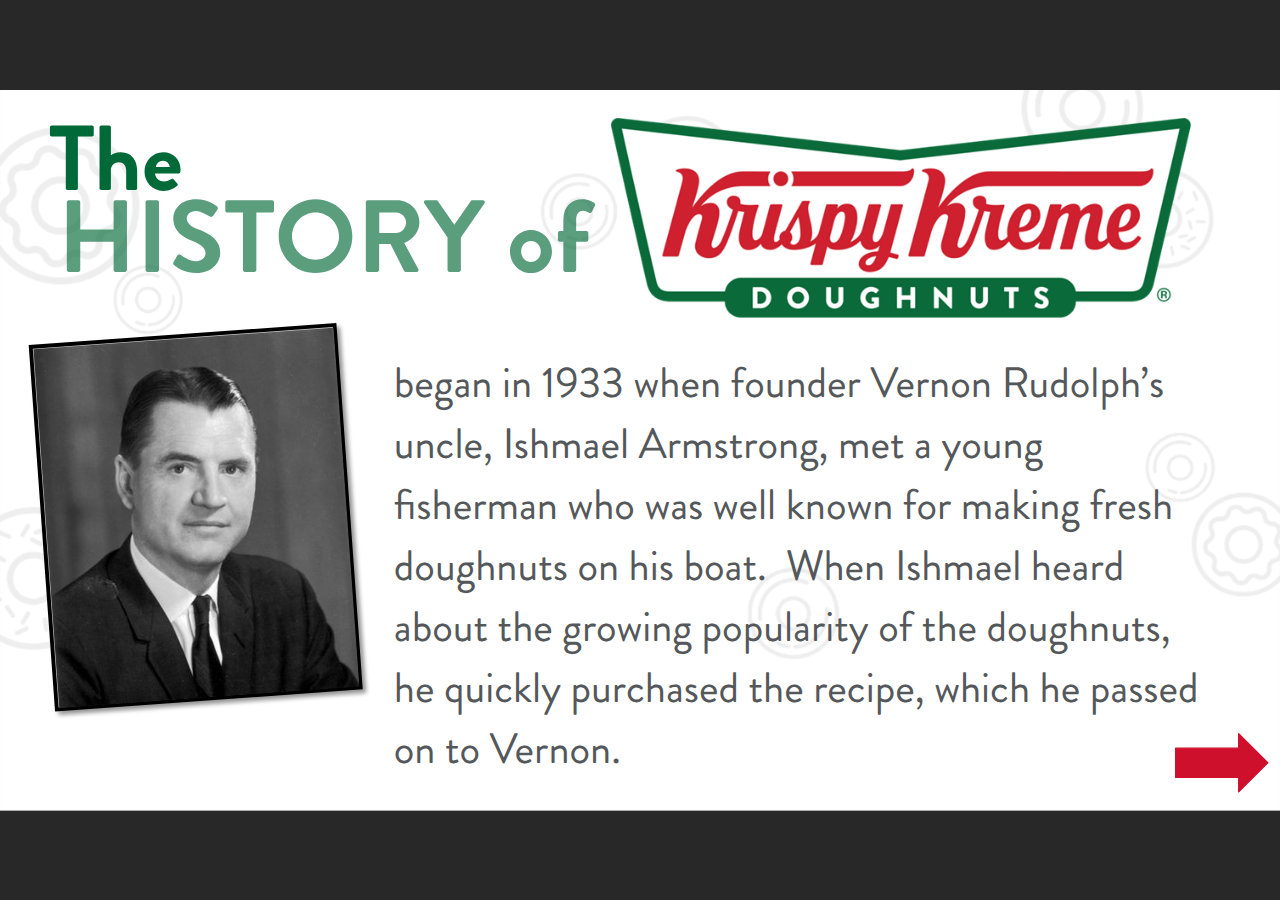
<file: index.html>
<!doctype html>
<html lang="en-US">
<head>
  <meta charset="utf-8">
  <!-- Created using Storyline 360 - http://www.articulate.com  -->
  <!-- version: 3.57.26476.0 -->
  <title>Krispy Kreme Timeline</title>
  <meta http-equiv="x-ua-compatible" content="IE=edge"/>
  <meta name="viewport" content="width=device-width,initial-scale=1,user-scalable=no,shrink-to-fit=no,minimal-ui"/>
  <meta name="apple-mobile-web-app-capable" content="yes"/>
  <style>
    html, body { height: 100%; padding: 0; margin: 0 }
    #app { height: 100%; width: 100%; }
  </style>
  
  <script>window.THREE = { };</script>
</head>
<body style="background: #282828" class="cs-HTML theme-unified">
  <!-- 360 -->
  <script>!function(e){var i=/iPhone/i,o=/iPod/i,n=/iPad/i,t=/(?=.*\bAndroid\b)(?=.*\bMobile\b)/i,d=/Android/i,s=/(?=.*\bAndroid\b)(?=.*\bSD4930UR\b)/i,b=/(?=.*\bAndroid\b)(?=.*\b(?:KFOT|KFTT|KFJWI|KFJWA|KFSOWI|KFTHWI|KFTHWA|KFAPWI|KFAPWA|KFARWI|KFASWI|KFSAWI|KFSAWA)\b)/i,r=/IEMobile/i,h=/(?=.*\bWindows\b)(?=.*\bARM\b)/i,a=/BlackBerry/i,l=/BB10/i,p=/Opera Mini/i,f=/(CriOS|Chrome)(?=.*\bMobile\b)/i,u=/(?=.*\bFirefox\b)(?=.*\bMobile\b)/i,c=new RegExp("(?:Nexus 7|BNTV250|Kindle Fire|Silk|GT-P1000)","i"),w=function(e,i){return e.test(i)},A=function(e){var A=e||navigator.userAgent,v=A.split("[FBAN");if(void 0!==v[1]&&(A=v[0]),this.apple={phone:w(i,A),ipod:w(o,A),tablet:!w(i,A)&&w(n,A),device:w(i,A)||w(o,A)||w(n,A)},this.amazon={phone:w(s,A),tablet:!w(s,A)&&w(b,A),device:w(s,A)||w(b,A)},this.android={phone:w(s,A)||w(t,A),tablet:!w(s,A)&&!w(t,A)&&(w(b,A)||w(d,A)),device:w(s,A)||w(b,A)||w(t,A)||w(d,A)},this.windows={phone:w(r,A),tablet:w(h,A),device:w(r,A)||w(h,A)},this.other={blackberry:w(a,A),blackberry10:w(l,A),opera:w(p,A),firefox:w(u,A),chrome:w(f,A),device:w(a,A)||w(l,A)||w(p,A)||w(u,A)||w(f,A)},this.seven_inch=w(c,A),this.any=this.apple.device||this.android.device||this.windows.device||this.other.device||this.seven_inch,this.phone=this.apple.phone||this.android.phone||this.windows.phone,this.tablet=this.apple.tablet||this.android.tablet||this.windows.tablet,"undefined"==typeof window)return this},v=function(){var e=new A;return e.Class=A,e};"undefined"!=typeof module&&module.exports&&"undefined"==typeof window?module.exports=A:"undefined"!=typeof module&&module.exports&&"undefined"!=typeof window?module.exports=v():"function"==typeof define&&define.amd?define("isMobile",[],e.isMobile=v()):e.isMobile=v()}(this);
    window.isMobile.apple.tablet = window.isMobile.apple.tablet ||
      (navigator.platform === 'MacIntel' && navigator.maxTouchPoints > 1);
    window.isMobile.apple.device = window.isMobile.apple.device || window.isMobile.apple.tablet;
    window.isMobile.tablet = window.isMobile.tablet || window.isMobile.apple.tablet;
    window.isMobile.any = window.isMobile.any || window.isMobile.apple.tablet;
  </script>

  <div id="focus-sink" tabindex="-1"></div>

  <div id="preso"></div>
  <script>
    window.DS = {};
    window.globals = {
      DATA_PATH_BASE: '',
      HAS_FRAME: true,
      HAS_SLIDE: true,

      lmsPresent: false,
      tinCanPresent: false,
      cmi5Present: false,
      aoSupport: false,
      scale: 'noscale',
      captureRc: false,
      browserSize: 'optimal',
      bgColor: '#282828',
      features: 'InsertSvgPicture,MultipleQuizTracking',
      themeName: 'unified',
      preloaderColor: '#FFFFFF',
      suppressAnalytics: false,
      productChannel: 'stable',
      publishSource: 'storyline',
      aid: 'aid|3d7a6653-8f52-482f-9d26-8319264b579b',
      cid: '0f7e0a11-460c-47d7-9133-54e009a8cd4e',
      playerVersion: '3.57.26476.0',
      maxIosVideoElements: 10,

      
      parseParams: function(qs) {
        if (window.globals.parsedParams != null) {
          return window.globals.parsedParams;
        }
        qs = (qs || window.location.search.substr(1)).split('+').join(' ');
        var params = {},
            tokens,
            re = /[?&]?([^=]+)=([^&]*)/g;

        while (tokens = re.exec(qs)) {
          params[decodeURIComponent(tokens[1]).trim()] =
            decodeURIComponent(tokens[2]).trim();
        }
        window.globals.parsedParams = params;
        return params;
      }

    };

    (function() {

      var classTypes = [ 'desktop', 'mobile', 'phone', 'tablet' ];

      var addDeviceClasses = function(prefix, testObj) {
        var curr, i;
        for (i = 0; i < classTypes.length; i++) {
          curr = classTypes[i];
          if (testObj[curr]) {
            document.body.classList.add(prefix + curr);
          }
        }
      };

      var params = window.globals.parseParams(),
          isDevicePreview = params.devicepreview === '1',
          isPhoneOverride = params.deviceType === 'phone' || (isDevicePreview && params.phone == '1'),
          isTabletOverride = (params.deviceType === 'tablet' || isDevicePreview) && !isPhoneOverride,
          isMobileOverride = isPhoneOverride || isTabletOverride;

      var deviceView = {
        desktop: !window.isMobile.any && !isMobileOverride,
        mobile: window.isMobile.any || isMobileOverride,
        phone: isPhoneOverride || (window.isMobile.phone && !isTabletOverride),
        tablet: isTabletOverride || window.isMobile.tablet
      };

      window.globals.deviceView = deviceView;
      window.isMobile.desktop = !window.isMobile.any;
      window.isMobile.mobile = window.isMobile.any;

      addDeviceClasses('view-', deviceView);

    })();
  </script>
  
  <script src='story_content/user.js' type=text/javascript></script>
  <div class="slide-loader"></div>

  <script>
    var doc = document, loader = doc.body.querySelector('.slide-loader'); [ 1, 2, 3 ].forEach(function(n) { var d = doc.createElement('div'); d.style.backgroundColor = window.globals.preloaderColor; d.classList.add('mobile-loader-dot'); d.classList.add('dot' + n); loader.appendChild(d); });
  </script>

  <div class="mobile-load-title-overlay" style="display: none">
    <div class="mobile-load-title">Krispy Kreme Timeline</div>
  </div>

  <div class="mobile-chrome-warning"></div>

  <script>
    
    if (window.autoSpider && window.vInterfaceObject) {
      document.querySelector('.mobile-load-title-overlay').style.display = 'none';
    }
  </script>

  

  <link rel="stylesheet" href="html5/data/css/output.min.css" data-noprefix/>
</body>
<script src="html5/lib/scripts/bootstrapper.min.js"></script>
</html>
</file>
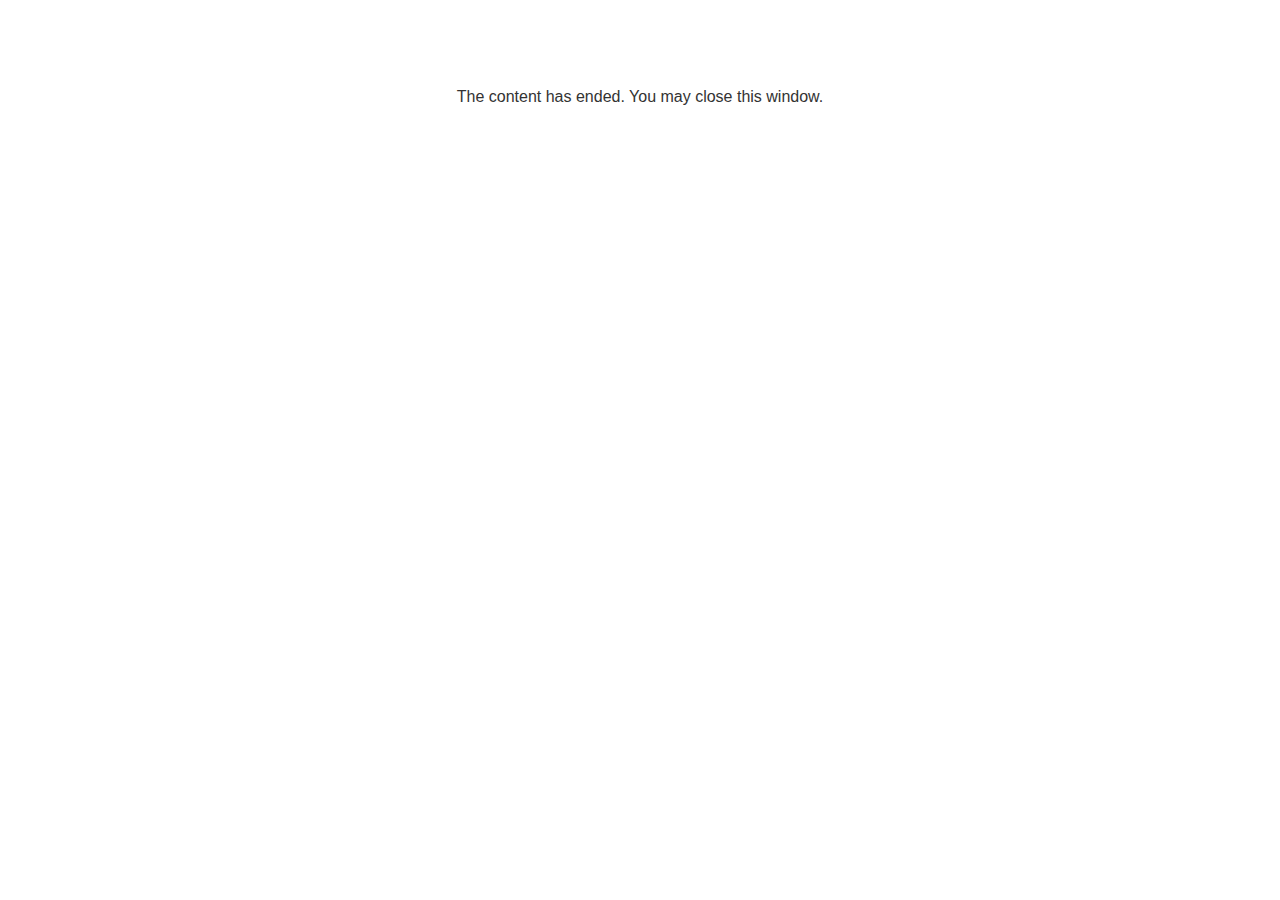
<file: lms/goodbye.html>
<!doctype html>
<html>
<body style="background-color: #ffffff;">

<p role="alert" style="color: #333333;font-family: Lato, articulate, tahoma, arial;font-size: medium;text-align: center;">
<br><br><br><br>
The content has ended. You may close this window.
</p>

</body>
</html>
</file>
